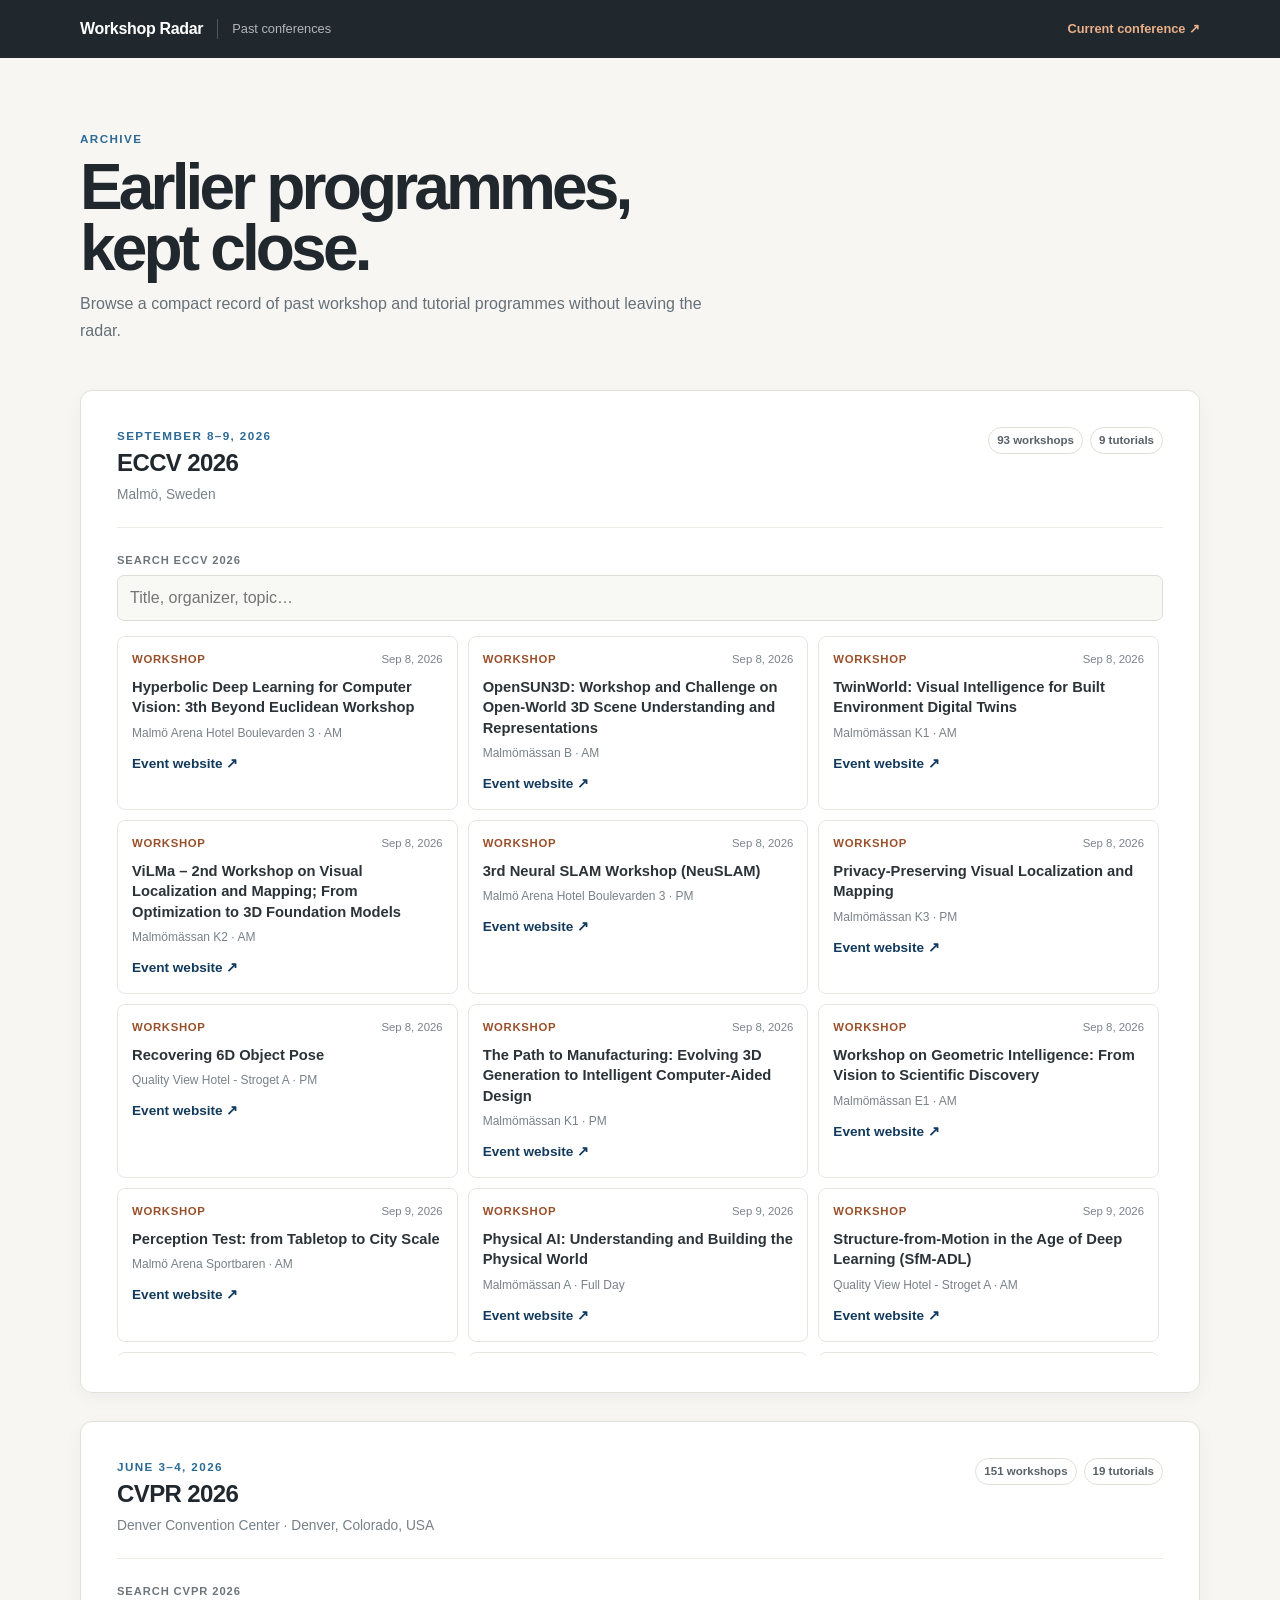
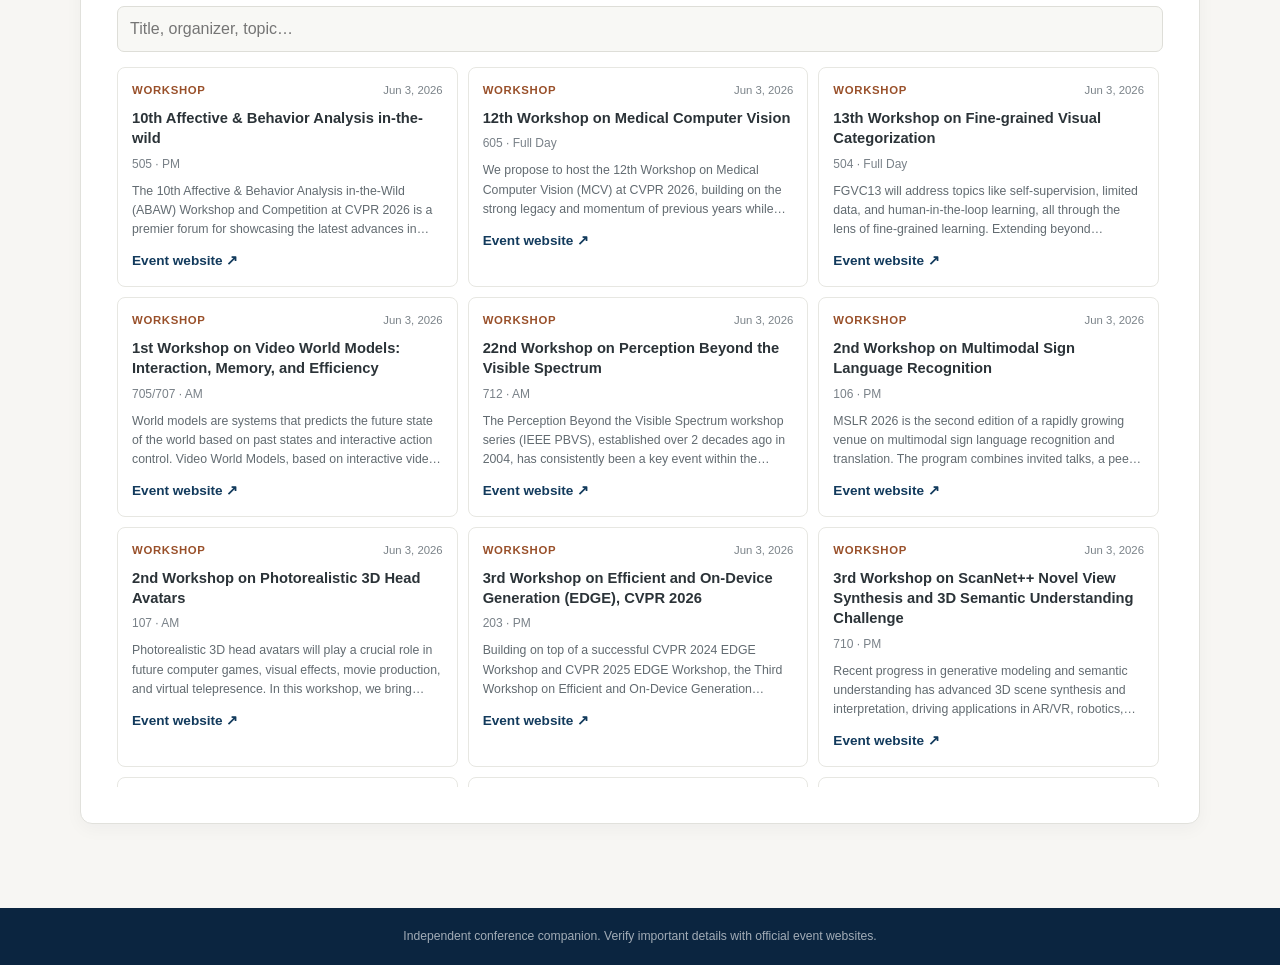
<file: archive.html>
<!doctype html>
<html lang="en">
<head>
  <meta charset="utf-8">
  <meta name="viewport" content="width=device-width, initial-scale=1">
  <title>Archive — Workshop Radar</title>
  <link rel="icon" type="image/png" href="assets/images/logo.png">
  <link rel="stylesheet" href="assets/css/styles.css">
</head>
<body class="archive-page">
  <header class="archive-header">
    <div class="archive-header-inner">
      <a class="archive-brand" href="index.html">Workshop Radar</a>
      <span class="archive-label">Past conferences</span>
      <a class="archive-back" href="index.html">Current conference ↗</a>
    </div>
  </header>
  <main class="archive-main">
    <section class="archive-intro">
      <p class="archive-eyebrow">Archive</p>
      <h1>Earlier programmes, kept close.</h1>
      <p>Browse a compact record of past workshop and tutorial programmes without leaving the radar.</p>
    </section>
    <section id="archive-conferences" class="archive-conferences" aria-live="polite">
      <p class="archive-loading">Loading archived conferences…</p>
    </section>
  </main>
  <footer class="site-footer"><p>Independent conference companion. Verify important details with official event websites.</p></footer>
  <script src="assets/js/archive.js" defer></script>
</body>
</html>
</file>
<file: assets/css/styles.css>
:root {
  --primary:       #1a237e;
  --primary-light: #3949ab;
  --primary-dark:  #0d1257;
  --accent:        #0277bd;
  --accent-light:  #29b6f6;
  --success:       #2e7d32;
  --danger:        #c62828;
  --bg:            #f0f4f8;
  --bg-card:       #ffffff;
  --text:          #1a1a2e;
  --text-muted:    #5a6472;
  --text-light:    #8892a4;
  --border:        #dde3ea;
  --border-light:  #edf0f4;
  --shadow-sm:     0 1px 3px rgba(0,0,0,.08), 0 1px 2px rgba(0,0,0,.04);
  --shadow-md:     0 4px 14px rgba(0,0,0,.10), 0 2px 4px rgba(0,0,0,.06);
  --shadow-lg:     0 8px 28px rgba(0,0,0,.14);
  --radius:        10px;
  --radius-sm:     6px;
  --tr:            0.17s ease;
}

/* Conference identity: ECCV uses weathered copper rather than an alert-orange. */
body[data-conference-theme="eccv"] {
  --primary: #9c4e24;
  --primary-light: #bd6533;
  --primary-dark: #6f321c;
  --accent: #bd6533;
  --accent-light: #e9b089;
  --bg: #f7f4f0;
  --border: #e4d6ca;
}
body[data-conference-theme="eccv"] .upcoming-panel {
  border-color: #ead8cb;
  background: linear-gradient(135deg, #fffdfa 0%, #f8eee8 100%);
  box-shadow: 0 20px 55px rgba(111, 50, 28, .11);
}

/* Conference identity: NeurIPS wears a calm Sydney-harbour blue. */
body[data-conference-theme="neurips"] {
  --primary: #123a5c;
  --primary-light: #2d6a96;
  --primary-dark: #0b2540;
  --accent: #2d6a96;
  --accent-light: #8fb8d4;
  --bg: #eff4f8;
  --border: #d3e0e9;
}
body[data-conference-theme="neurips"] .upcoming-panel {
  border-color: #cdddec;
  background: linear-gradient(135deg, #fbfdfe 0%, #e7f0f7 100%);
  box-shadow: 0 20px 55px rgba(11, 37, 64, .10);
}

.upcoming-panel {
  max-width: 760px;
  margin: clamp(44px, 12vh, 132px) auto;
  padding: clamp(30px, 7vw, 72px);
  border: 1px solid var(--border);
  border-radius: 18px;
  background: linear-gradient(135deg, var(--bg-card) 0%, var(--bg) 100%);
  box-shadow: 0 20px 55px rgba(0, 0, 0, .08);
  text-align: center;
}
.upcoming-kicker, .archive-eyebrow {
  color: var(--primary-light);
  font-size: .73rem;
  font-weight: 800;
  letter-spacing: .12em;
  text-transform: uppercase;
}
.upcoming-panel h2 { margin: 14px 0 12px; color: var(--primary-dark); font-size: clamp(2.1rem, 6vw, 4.2rem); line-height: .95; letter-spacing: -.055em; }
.upcoming-panel > p:not(.upcoming-kicker) { max-width: 490px; margin: 0 auto; color: var(--text-muted); font-size: 1rem; line-height: 1.65; }
.upcoming-signal { height: 34px; display: flex; gap: 8px; justify-content: center; align-items: end; }
.upcoming-signal span { display: block; width: 7px; border-radius: 8px; background: var(--primary-light); animation: radar-signal 1.8s ease-in-out infinite; }
.upcoming-signal span:nth-child(1) { height: 12px; animation-delay: -.35s; }.upcoming-signal span:nth-child(2) { height: 28px; animation-delay: -.15s; }.upcoming-signal span:nth-child(3) { height: 18px; }
@keyframes radar-signal { 50% { transform: translateY(-4px); opacity: .55; } }
.archive-link, .archive-event a { color: var(--primary); font-weight: 700; font-size: .85rem; text-decoration: none; }
.archive-link:hover, .archive-event a:hover { text-decoration: underline; }

/* Past-programme view: dense enough to be useful, intentionally quieter than the live radar. */
.archive-page { background: #f7f6f3; }
.archive-header { position: static; background: #20272d; box-shadow: none; }
.archive-header-inner { width: min(1120px, calc(100% - 40px)); margin: 0 auto; min-height: 58px; display: flex; align-items: center; gap: 14px; color: rgba(255,255,255,.66); font-size: .8rem; }
.archive-brand { color: #fff; font-weight: 800; text-decoration: none; letter-spacing: -.02em; font-size: 1rem; }
.archive-label { padding-left: 14px; border-left: 1px solid rgba(255,255,255,.22); }
.archive-back { margin-left: auto; color: #e9b089; font-weight: 700; text-decoration: none; }
.archive-main { width: min(1120px, calc(100% - 40px)); margin: 0 auto; padding: 72px 0 84px; }
.archive-intro { max-width: 650px; margin-bottom: 46px; }
.archive-intro h1 { margin: 9px 0 12px; color: #20272d; font-size: clamp(2.2rem, 5vw, 4.3rem); line-height: .96; letter-spacing: -.06em; }
.archive-intro > p:not(.archive-eyebrow) { color: #667078; line-height: 1.65; }
.archive-conferences { display: grid; gap: 28px; }
.archive-conference { background: #fff; border: 1px solid #e1e1dc; border-radius: 12px; padding: clamp(21px, 4vw, 36px); box-shadow: 0 5px 18px rgba(27, 35, 40, .04); }
.archive-conference-head { display: flex; justify-content: space-between; gap: 22px; align-items: start; padding-bottom: 22px; border-bottom: 1px solid #ecece7; }
.archive-conference h2 { color: #20272d; font-size: 1.5rem; letter-spacing: -.025em; }.archive-conference-head p:not(.archive-eyebrow) { margin-top: 4px; color: #778087; font-size: .86rem; }
.archive-counts { display: flex; flex-wrap: wrap; justify-content: end; gap: 7px; }.archive-counts span { border: 1px solid #dfdfd8; border-radius: 99px; color: #596269; padding: 4px 8px; font-size: .72rem; font-weight: 700; white-space: nowrap; }
.archive-search { display: block; margin: 24px 0 15px; }.archive-search span { display: block; margin-bottom: 6px; color: #6d757b; font-size: .7rem; font-weight: 800; letter-spacing: .08em; text-transform: uppercase; }.archive-search input { width: 100%; border: 1px solid #deded8; border-radius: 7px; background: #f8f8f5; color: #20272d; padding: 10px 12px; font: inherit; outline: none; }.archive-search input:focus { border-color: #bd6533; background: #fff; }
.archive-results { display: grid; grid-template-columns: repeat(auto-fit, minmax(270px, 1fr)); gap: 10px; max-height: 720px; overflow: auto; padding-right: 4px; }.archive-event { border: 1px solid #e7e7e2; border-radius: 8px; padding: 14px; }.archive-event-top { display: flex; justify-content: space-between; gap: 8px; color: #7b8389; font-size: .71rem; }.archive-type { color: #99502a; font-weight: 800; text-transform: uppercase; letter-spacing: .06em; }.archive-event h3 { margin: 9px 0 6px; color: #2b3338; font-size: .92rem; line-height: 1.38; }.archive-event-meta { color: #798188; font-size: .75rem; }.archive-event-summary { display: -webkit-box; overflow: hidden; margin-top: 9px; color: #626b71; font-size: .77rem; line-height: 1.55; -webkit-box-orient: vertical; -webkit-line-clamp: 3; }.archive-event-links { min-height: 18px; margin-top: 9px; }.archive-empty, .archive-loading { color: #6c757b; font-size: .9rem; }
@media (prefers-reduced-motion: reduce) { .upcoming-signal span { animation: none; } }
@media (max-width: 620px) { .archive-header-inner, .archive-main { width: min(100% - 28px, 1120px); }.archive-main { padding-top: 42px; }.archive-label { display: none; }.archive-conference-head { flex-direction: column; }.archive-counts { justify-content: start; }.upcoming-panel { margin: 28px auto; } }
*, *::before, *::after { box-sizing: border-box; margin: 0; padding: 0; }
html { -webkit-text-size-adjust: 100%; text-size-adjust: 100%; color-scheme: light; overflow-anchor: none; }

body {
  font-family: -apple-system, BlinkMacSystemFont, 'Segoe UI', Roboto, sans-serif;
  background: var(--bg);
  color: var(--text);
  min-height: 100vh;
  line-height: 1.5;
  display: flex;
  flex-direction: column;
}

/* ── Header ─────────────────────────────────────────── */
header {
  background: linear-gradient(135deg, var(--primary-dark) 0%, var(--primary-light) 100%);
  color: #fff;
  position: sticky;
  top: 0;
  z-index: 100;
  box-shadow: 0 2px 10px rgba(0,0,0,.30);
  overflow-anchor: none;
}
.header-top {
  display: flex;
  align-items: center;
  justify-content: space-between;
  padding: 14px 28px 10px;
  gap: 16px;
  flex-wrap: wrap;
  overflow: hidden;
  max-height: 120px;
  transition: max-height 0.28s ease, padding-top 0.28s ease, padding-bottom 0.28s ease, opacity 0.2s ease;
}
header.compact .header-top {
  max-height: 0;
  padding-top: 0;
  padding-bottom: 0;
  opacity: 0;
}
.header-brand h1 { font-size: 1.2rem; font-weight: 700; letter-spacing: -.01em; }
.header-brand p  { font-size: .76rem; opacity: .78; margin-top: 2px; }
.header-meta { display: flex; gap: 8px; flex-wrap: wrap; }
.meta-pill {
  background: rgba(255,255,255,.14);
  border: 1px solid rgba(255,255,255,.22);
  border-radius: 20px;
  padding: 3px 12px;
  font-size: .73rem;
  font-weight: 500;
}

/* ── Tab Nav ─────────────────────────────────────────── */
.tab-nav {
  display: flex;
  padding: 0 20px;
  border-top: 1px solid rgba(255,255,255,.14);
}
.tab-btn {
  background: none;
  border: none;
  color: rgba(255,255,255,.60);
  cursor: pointer;
  padding: 9px 22px;
  font-size: .88rem;
  font-weight: 600;
  border-bottom: 3px solid transparent;
  transition: all var(--tr);
  display: flex;
  align-items: center;
  gap: 7px;
  position: relative;
  bottom: -1px;
  font-family: inherit;
}
.tab-btn[hidden] { display: none !important; }
.tab-btn:hover { color: rgba(255,255,255,.90); }
.tab-btn.active { color: #fff; border-bottom-color: #fff; }
.tab-badge {
  background: rgba(255,255,255,.25);
  font-size: .68rem;
  font-weight: 700;
  padding: 1px 7px;
  border-radius: 12px;
  min-width: 20px;
  text-align: center;
  transition: background var(--tr);
}
.tab-btn.active .tab-badge { background: var(--accent-light); color: var(--primary-dark); }
.live-tab-dot, .live-status-dot {
  width: 7px;
  height: 7px;
  flex: 0 0 7px;
  border-radius: 50%;
  background: #ff4d4d;
  box-shadow: 0 0 0 0 rgba(255,77,77,.64);
  animation: live-pulse 1.45s ease-out infinite;
}
.live-status-dot { display: inline-block; margin: 0 6px 1px 0; vertical-align: middle; }
@keyframes live-pulse {
  70% { box-shadow: 0 0 0 6px rgba(255,77,77,0); }
  100% { box-shadow: 0 0 0 0 rgba(255,77,77,0); }
}

/* The header needs a two-row layout before phone width; otherwise its metadata gets clipped. */
@media (max-width: 1100px) {
  .header-top {
    align-items: flex-start;
    flex-direction: column;
    max-height: 260px;
  }
  .header-meta { width: 100%; }
}
@media (max-width: 700px) {
  .header-top { padding: 12px 16px 10px; }
  .tab-nav { padding: 0 8px; overflow-x: auto; scrollbar-width: none; }
  .tab-nav::-webkit-scrollbar { display: none; }
  .tab-btn { flex-shrink: 0; padding: 9px 13px; }
}

/* ── Main Layout ────────────────────────────────────── */
main { max-width: 1440px; width: 100%; margin: 0 auto; padding: 24px 22px 60px; flex: 1; }
.tab-panel { display: none; }
.tab-panel.active { display: block; }

/* ── Filter Bar ─────────────────────────────────────── */
.filter-bar {
  background: var(--bg-card);
  border-radius: var(--radius);
  padding: 16px 20px;
  box-shadow: var(--shadow-sm);
  border: 1px solid var(--border);
  margin-bottom: 18px;
}
.filter-row {
  display: flex;
  flex-wrap: wrap;
  gap: 12px;
  align-items: flex-end;
}
.filter-group { display: flex; flex-direction: column; gap: 4px; flex: 1; min-width: 130px; }
.filter-group[hidden] { display: none !important; }
.filter-group.search { flex: 2; min-width: 200px; }
.filter-group label {
  font-size: .70rem;
  font-weight: 700;
  text-transform: uppercase;
  letter-spacing: .06em;
  color: var(--text-light);
}
.filter-group input,
.filter-group select {
  border: 1.5px solid var(--border);
  border-radius: var(--radius-sm);
  padding: 7px 10px;
  font-size: .86rem;
  font-family: inherit;
  background: var(--bg);
  color: var(--text);
  outline: none;
  transition: border-color var(--tr), background var(--tr);
  width: 100%;
}
.filter-group input:focus,
.filter-group select:focus { border-color: var(--primary-light); background: #fff; }

/* ── Buttons ─────────────────────────────────────────── */
.btn {
  cursor: pointer;
  border: none;
  border-radius: var(--radius-sm);
  padding: 7px 15px;
  font-size: .82rem;
  font-weight: 600;
  font-family: inherit;
  transition: all var(--tr);
  display: inline-flex;
  align-items: center;
  gap: 5px;
  white-space: nowrap;
}
.btn-ghost   { background: var(--bg); color: var(--text-muted); border: 1.5px solid var(--border); }
.btn-ghost:hover   { background: var(--border-light); color: var(--text); }
.btn-primary { background: var(--primary-light); color: #fff; }
.btn-primary:hover { background: var(--primary); }
.btn-saved   { background: #e3f2fd; color: var(--accent); border: 1.5px solid #bbdefb; }
.btn-saved:hover { background: #ffebee; color: var(--danger); border-color: #ffcdd2; }
.btn-danger  { background: #ffebee; color: var(--danger); border: 1.5px solid #ffcdd2; }
.btn-danger:hover { background: #ffcdd2; }

/* ── Results Info ────────────────────────────────────── */
.results-info {
  display: flex;
  align-items: center;
  justify-content: space-between;
  margin-bottom: 14px;
}
.results-count { font-size: .86rem; color: var(--text-muted); font-weight: 500; }
.results-count strong { color: var(--text); }

/* ── Events Grid ─────────────────────────────────────── */
.events-grid {
  display: grid;
  grid-template-columns: repeat(auto-fill, minmax(355px, 1fr));
  gap: 14px;
}

/* ── Event Card ──────────────────────────────────────── */
.event-card {
  background: var(--bg-card);
  border: 1.5px solid var(--border);
  border-radius: var(--radius);
  padding: 15px 17px;
  box-shadow: var(--shadow-sm);
  display: flex;
  flex-direction: column;
  gap: 9px;
  transition: box-shadow var(--tr), border-color var(--tr), transform var(--tr);
}
.event-card:hover { box-shadow: var(--shadow-md); border-color: #b0bec5; transform: translateY(-1px); }
.event-card.saved { border-color: var(--accent); background: linear-gradient(160deg, #fff 60%, #e8f4fc 100%); }

.card-header { display: flex; align-items: flex-start; justify-content: space-between; gap: 8px; }
.card-header-left { flex: 1; min-width: 0; }

.badges-row { display: flex; flex-wrap: wrap; gap: 5px; margin-bottom: 6px; }
.badge {
  font-size: .66rem;
  font-weight: 700;
  padding: 2px 8px;
  border-radius: 10px;
  text-transform: uppercase;
  letter-spacing: .04em;
  white-space: nowrap;
}
.badge-workshop { background: #e3f2fd; color: #0d47a1; }
.badge-tutorial { background: #f3e5f5; color: #6a1b9a; }
.badge-am  { background: #e8f5e9; color: #1b5e20; }
.badge-pm  { background: #fff8e1; color: #e65100; }
.badge-fd  { background: #fce4ec; color: #880e4f; }

.save-icon-btn {
  background: none;
  border: none;
  cursor: pointer;
  font-size: 1.15rem;
  padding: 2px 3px;
  border-radius: 5px;
  line-height: 1;
  transition: transform var(--tr), color var(--tr);
  flex-shrink: 0;
  color: var(--text-light);
}
.save-icon-btn:hover { transform: scale(1.2); color: var(--accent); }
.save-icon-btn.saved { color: var(--accent); }

.card-title {
  font-size: .94rem;
  font-weight: 700;
  color: var(--text);
  line-height: 1.35;
  /* A flex item can otherwise retain its intrinsic one-line width on mobile. */
  min-width: 0;
  white-space: normal;
  overflow-wrap: break-word;
}
.card-meta {
  display: flex;
  flex-wrap: wrap;
  gap: 10px;
  align-items: center;
}
.meta-item {
  display: flex;
  align-items: center;
  gap: 4px;
  font-size: .79rem;
  color: var(--text-muted);
}
.track-tag {
  display: inline-block;
  font-size: .68rem;
  background: var(--bg);
  border: 1px solid var(--border);
  border-radius: 4px;
  padding: 2px 8px;
  color: var(--text-muted);
  max-width: 100%;
  white-space: nowrap;
  overflow: hidden;
  text-overflow: ellipsis;
}
.organizers {
  font-size: .77rem;
  color: var(--text-light);
  font-style: italic;
  line-height: 1.4;
}
.card-summary {
  font-size: .81rem;
  color: var(--text-muted);
  line-height: 1.55;
}
.card-footer {
  display: flex;
  align-items: center;
  justify-content: space-between;
  gap: 8px;
  margin-top: auto;
  padding-top: 10px;
  border-top: 1px solid var(--border-light);
}
.card-link {
  font-size: .78rem;
  color: var(--accent);
  text-decoration: none;
  font-weight: 600;
  display: inline-flex;
  align-items: center;
  gap: 4px;
}
.card-link:hover { text-decoration: underline; }

/* ── Empty / Loading States ──────────────────────────── */
.empty-state {
  text-align: center;
  padding: 56px 24px;
  color: var(--text-light);
}
.empty-state .empty-icon { font-size: 2.8rem; margin-bottom: 14px; }
.empty-state h3 { font-size: 1.05rem; color: var(--text-muted); margin-bottom: 6px; }
.empty-state p  { font-size: .85rem; line-height: 1.6; }
.empty-state code {
  background: #eee;
  padding: 2px 7px;
  border-radius: 4px;
  font-size: .82rem;
  font-family: 'SF Mono', 'Fira Code', monospace;
}
.spinner {
  width: 34px; height: 34px;
  border: 3px solid var(--border);
  border-top-color: var(--primary-light);
  border-radius: 50%;
  animation: spin .75s linear infinite;
  margin: 0 auto 14px;
}
@keyframes spin { to { transform: rotate(360deg); } }

/* ── Schedule Tab ────────────────────────────────────── */
.schedule-header {
  display: flex;
  align-items: center;
  justify-content: space-between;
  margin-bottom: 20px;
  gap: 12px;
  flex-wrap: wrap;
}
.schedule-header h2 { font-size: 1.05rem; font-weight: 700; color: var(--text); }
.schedule-controls { display: flex; gap: 10px; align-items: center; flex-wrap: wrap; }

.view-toggle {
  display: flex;
  background: var(--bg-card);
  border: 1.5px solid var(--border);
  border-radius: var(--radius-sm);
  overflow: hidden;
}
.view-btn {
  background: none;
  border: none;
  cursor: pointer;
  padding: 6px 16px;
  font-size: .83rem;
  font-weight: 600;
  font-family: inherit;
  color: var(--text-muted);
  transition: all var(--tr);
}
.view-btn.active { background: var(--primary-light); color: #fff; }

/* ── List View ───────────────────────────────────────── */
.schedule-day { margin-bottom: 30px; }
.day-header { display: flex; align-items: center; gap: 10px; margin-bottom: 12px; }
.day-label { font-size: .98rem; font-weight: 700; color: var(--primary); }
.day-count {
  font-size: .75rem;
  color: var(--text-light);
  background: var(--bg);
  border: 1px solid var(--border);
  border-radius: 12px;
  padding: 2px 9px;
}
.list-grid {
  display: grid;
  grid-template-columns: repeat(auto-fill, minmax(355px, 1fr));
  gap: 12px;
}

/* ── Calendar View ───────────────────────────────────── */
.calendar-wrap { overflow-x: auto; }
.calendar-grid {
  display: grid;
  grid-template-columns: 110px 1fr 1fr;
  min-width: 640px;
  border: 1.5px solid var(--border);
  border-radius: var(--radius);
  overflow: hidden;
  gap: 1px;
  background: var(--border);
}

/* Header row */
.cal-head {
  background: var(--primary);
  color: #fff;
  padding: 12px 14px;
  font-size: .84rem;
  font-weight: 700;
  text-align: center;
}
.cal-head.corner { background: var(--primary-dark); font-size: .75rem; }

/* Time-slot label */
.cal-time {
  background: var(--primary-dark);
  color: rgba(255,255,255,.92);
  padding: 10px 8px;
  display: flex;
  flex-direction: column;
  align-items: center;
  justify-content: center;
  gap: 3px;
  text-align: center;
}
.cal-time .slot-name { font-size: .75rem; font-weight: 700; text-transform: uppercase; letter-spacing: .05em; }
.cal-time .slot-time { font-size: .66rem; opacity: .70; }

/* Calendar cells */
.cal-cell {
  background: var(--bg-card);
  padding: 10px;
  display: flex;
  flex-direction: column;
  gap: 7px;
  min-height: 80px;
}
.cal-cell.am { background: #f8fffc; }
.cal-cell.pm { background: #fffcf5; }
/* FD cell: row layout so full-day cards sit as tall columns side by side */
.cal-cell.fd { background: #fdf8ff; flex-direction: row; flex-wrap: wrap; align-items: stretch; gap: 8px; }

.cal-empty { display: flex; align-items: center; justify-content: center; color: var(--border); font-size: 1.2rem; flex: 1; }

.conflict-bar {
  font-size: .68rem;
  color: #e65100;
  font-weight: 700;
  background: #fff3e0;
  border: 1px solid #ffcc80;
  border-radius: 4px;
  padding: 3px 8px;
}

/* Calendar event cards */
/* HD (half-day) card: full-width horizontal strip inside column-flex AM/PM cell */
.cal-ev {
  background: #fff;
  border: 1px solid var(--border);
  border-left: 3px solid var(--accent);
  border-radius: 6px;
  padding: 8px 10px 7px;
  position: relative;
  transition: box-shadow var(--tr), transform var(--tr);
}
.cal-ev:hover { box-shadow: var(--shadow-sm); transform: translateY(-1px); }
.cal-ev.tutorial-ev { border-left-color: #9c27b0; }
/* FD card: tall narrow column inside row-flex fd cell — grows to share width equally */
.cal-ev.fd-ev { flex: 1 1 140px; min-width: 0; border-left-color: #7b1fa2; display: flex; flex-direction: column; }
.cal-ev.fd-ev .cal-ev-title { flex: 1; }
.fd-badge { background: #7b1fa2; color: #fff; font-size: .60rem; font-weight: 700; padding: 1px 6px; border-radius: 4px; letter-spacing: .03em; }

.cal-ev-title {
  font-size: .76rem;
  font-weight: 700;
  color: var(--text);
  line-height: 1.35;
  margin-bottom: 5px;
  padding-right: 18px;
}
.cal-ev-meta { display: flex; gap: 5px; flex-wrap: wrap; align-items: center; }
.room-pill {
  background: var(--primary);
  color: #fff;
  font-size: .62rem;
  font-weight: 700;
  padding: 1px 6px;
  border-radius: 4px;
}
/* ── Room pill button ─────────────────────────────── */
.room-pill-btn {
  background: none; border: none; cursor: pointer;
  font-size: inherit; color: inherit;
  padding: 0; font-family: inherit;
  display: inline-flex; align-items: center; gap: 4px;
  transition: color var(--tr); vertical-align: middle;
}
.room-pill-btn:not(.no-map):hover { color: var(--accent); text-decoration: underline; }
.room-pill-btn.no-map { cursor: default; }
/* Calendar room pill used as a button */
.room-pill.room-pill-btn { cursor: pointer; }
.room-pill.room-pill-btn.no-map { cursor: default; }
.room-pill.room-pill-btn:not(.no-map):hover { opacity: .82; text-decoration: none; }
/* ── Floor Map Modal ──────────────────────────────── */
#map-modal {
  position: fixed; inset: 0; z-index: 400;
  background: rgba(0,0,0,.55); backdrop-filter: blur(4px);
  display: flex; align-items: center; justify-content: center;
  padding: 16px;
}
#map-modal-container {
  background: var(--bg-card); border-radius: var(--radius);
  box-shadow: var(--shadow-lg);
  max-width: min(92vw, 820px); max-height: 90vh;
  display: flex; flex-direction: column; overflow: hidden;
}
#map-modal-header {
  display: flex; align-items: center; justify-content: space-between;
  padding: 12px 16px; border-bottom: 1px solid var(--border);
  gap: 12px; flex-shrink: 0;
}
.map-modal-label-text { font-weight: 700; font-size: 1rem; color: var(--text); }
#map-modal-close {
  background: none; border: none; cursor: pointer;
  font-size: 1.2rem; color: var(--text-muted);
  padding: 4px 8px; border-radius: 4px; line-height: 1;
  transition: color var(--tr), background var(--tr);
}
#map-modal-close:hover { color: var(--danger); background: rgba(198,40,40,.08); }
#map-modal-body { overflow: auto; flex: 1; min-height: 0; }
#map-modal-image-wrap { position: relative; display: inline-block; min-width: 100%; }
#map-modal-img { display: block; width: 100%; height: auto; }
#map-modal-canvas { position: absolute; top: 0; left: 0; pointer-events: none; }
.cal-ev-track {
  font-size: .62rem;
  color: var(--text-light);
  background: var(--bg);
  border: 1px solid var(--border);
  border-radius: 3px;
  padding: 1px 5px;
  max-width: 140px;
  white-space: nowrap;
  overflow: hidden;
  text-overflow: ellipsis;
}

.unsave-cal-btn {
  position: absolute;
  top: 5px;
  right: 5px;
  background: none;
  border: none;
  cursor: pointer;
  font-size: .78rem;
  color: #ccc;
  padding: 0;
  line-height: 1;
  opacity: 0;
  transition: opacity var(--tr), color var(--tr);
}
.cal-ev:hover .unsave-cal-btn { opacity: 1; color: var(--danger); }
.cal-item:hover .unsave-cal-btn { opacity: 1; color: var(--danger); }

/* Day navigator */
.cal-day-nav { display: flex; gap: 8px; margin-bottom: 12px; }
.cal-day-btn {
  flex: 1;
  padding: 9px 16px;
  border: 2px solid var(--border);
  border-radius: var(--radius);
  background: var(--bg-card);
  cursor: pointer;
  font-size: .84rem;
  font-weight: 600;
  color: var(--text-light);
  transition: all var(--tr);
}
.cal-day-btn:hover { border-color: var(--primary-light); color: var(--primary-light); }
.cal-day-btn.active { border-color: var(--primary-light); background: var(--primary-light); color: #fff; }

/* ── Calendar Agenda Refresh ───────────────────────── */
.cal-overview {
  display: flex;
  flex-wrap: wrap;
  gap: 8px;
  margin-bottom: 12px;
}
.cal-overview-pill {
  background: var(--bg-card);
  border: 1px solid var(--border);
  border-radius: 999px;
  padding: 5px 11px;
  font-size: .76rem;
  color: var(--text-muted);
}
.cal-overview-pill strong { color: var(--text); font-weight: 700; }
.cal-overview-pill.warn {
  border-color: #ffcc80;
  background: #fff8eb;
  color: #b45309;
}

.cal-lanes-grid {
  display: grid;
  grid-template-columns: repeat(3, minmax(0, 1fr));
  gap: 12px;
}
.cal-lane {
  background: var(--bg-card);
  border: 1.5px solid var(--border);
  border-radius: var(--radius);
  padding: 10px;
  min-height: 260px;
  display: flex;
  flex-direction: column;
  gap: 10px;
}
.cal-lane-head {
  display: flex;
  align-items: flex-start;
  justify-content: space-between;
  gap: 8px;
  border-bottom: 1px solid var(--border-light);
  padding-bottom: 8px;
  margin-bottom: 2px;
}
.cal-lane-head h3 {
  font-size: .86rem;
  color: var(--primary);
  font-weight: 700;
}
.cal-lane-head p {
  font-size: .69rem;
  color: var(--text-light);
  margin-top: 1px;
}
.cal-lane-count {
  min-width: 24px;
  text-align: center;
  font-size: .72rem;
  font-weight: 700;
  color: var(--text-muted);
  background: var(--bg);
  border: 1px solid var(--border);
  border-radius: 999px;
  padding: 2px 8px;
}
.cal-lane-count.warn {
  background: #fff3e0;
  border-color: #ffcc80;
  color: #b45309;
}
.cal-lane-list {
  display: flex;
  flex-direction: column;
  gap: 8px;
}
.cal-lane-empty {
  border: 1px dashed var(--border);
  border-radius: 8px;
  padding: 14px 10px;
  text-align: center;
  color: var(--text-light);
  font-size: .76rem;
  margin-top: 2px;
}

.cal-item {
  background: var(--bg-card);
  border: 1px solid var(--border);
  border-left: 3px solid var(--accent);
  border-radius: 8px;
  padding: 8px 10px;
  position: relative;
  cursor: pointer;
  transition: box-shadow var(--tr), transform var(--tr), border-color var(--tr);
}
.cal-item:hover {
  box-shadow: var(--shadow-sm);
  transform: translateY(-1px);
}
.cal-item.tutorial-item { border-left-color: #9c27b0; }
.cal-item-top {
  display: flex;
  align-items: center;
  gap: 6px;
  margin-bottom: 6px;
}
.cal-item-index {
  min-width: 18px;
  height: 18px;
  border-radius: 50%;
  border: 1px solid var(--border);
  display: inline-flex;
  align-items: center;
  justify-content: center;
  font-size: .64rem;
  font-weight: 700;
  color: var(--text-light);
  background: var(--bg);
}
.cal-item-slot {
  font-size: .62rem;
  color: var(--text-light);
  text-transform: uppercase;
  letter-spacing: .05em;
  font-weight: 700;
}
.cal-item-title {
  font-size: .77rem;
  color: var(--text);
  font-weight: 700;
  line-height: 1.36;
  margin-bottom: 7px;
  padding-right: 20px;
}
.cal-item-meta {
  display: flex;
  align-items: center;
  flex-wrap: wrap;
  gap: 5px;
}
.cal-item-track {
  font-size: .62rem;
  color: var(--text-light);
  background: var(--bg);
  border: 1px solid var(--border);
  border-radius: 3px;
  padding: 1px 5px;
  max-width: 150px;
  white-space: nowrap;
  overflow: hidden;
  text-overflow: ellipsis;
}
.cal-details-btn {
  margin-left: auto;
  font-size: .68rem;
  padding: 3px 8px;
}

/* ── Toast ───────────────────────────────────────────── */
#toast-box {
  position: fixed;
  bottom: 22px;
  right: 22px;
  z-index: 9999;
  display: flex;
  flex-direction: column;
  gap: 6px;
  pointer-events: none;
}
.toast {
  background: #2a2a3a;
  color: #fff;
  padding: 9px 18px;
  border-radius: var(--radius-sm);
  font-size: .84rem;
  font-weight: 500;
  box-shadow: var(--shadow-lg);
  animation: tIn .22s ease, tOut .3s ease 2.4s forwards;
}
.toast.t-saved   { background: var(--success); }
.toast.t-removed { background: #546e7a; }
@keyframes tIn  { from { opacity:0; transform: translateY(10px); } to { opacity:1; transform: none; } }
@keyframes tOut { to   { opacity:0; transform: translateY(10px); } }

/* ── Modal ───────────────────────────────────────────── */
.modal-backdrop {
  position: fixed;
  inset: 0;
  background: rgba(0,0,0,.55);
  z-index: 200;
  display: flex;
  align-items: center;
  justify-content: center;
  padding: 16px;
  animation: backdropIn .20s ease;
}
@keyframes backdropIn  { from { opacity:0; }              to { opacity:1; } }
@keyframes backdropOut { to   { opacity:0; } }
@keyframes modalIn  { from { opacity:0; transform: translateY(28px) scale(.97); } to { opacity:1; transform: none; } }
@keyframes modalOut { to   { opacity:0; transform: translateY(16px) scale(.98); } }

.modal-backdrop.closing  { animation: backdropOut .20s ease forwards; }

.modal-container {
  background: var(--bg-card);
  border-radius: var(--radius);
  max-width: 760px;
  width: 100%;
  max-height: 88vh;
  overflow-y: auto;
  box-shadow: var(--shadow-lg);
  position: relative;
  display: flex;
  flex-direction: column;
  animation: modalIn .22s cubic-bezier(.22,.61,.36,1);
}
.modal-container.closing { animation: modalOut .18s ease forwards; }

.modal-header {
  position: sticky;
  top: 0;
  background: linear-gradient(135deg, var(--primary-dark) 0%, var(--primary-light) 100%);
  color: #fff;
  padding: 16px 20px;
  display: flex;
  align-items: flex-start;
  gap: 12px;
  z-index: 1;
  border-radius: var(--radius) var(--radius) 0 0;
  flex-shrink: 0;
}
.modal-header-text  { flex: 1; min-width: 0; }
.modal-title        { font-size: 1.05rem; font-weight: 700; line-height: 1.35; word-break: break-word; }
.modal-subtitle     { font-size: .76rem; opacity: .78; margin-top: 3px; }
.modal-close {
  background: rgba(255,255,255,.18);
  border: 1px solid rgba(255,255,255,.28);
  border-radius: 50%;
  width: 30px; height: 30px;
  cursor: pointer;
  font-size: 1rem;
  color: #fff;
  display: flex; align-items: center; justify-content: center;
  flex-shrink: 0;
  transition: background var(--tr);
  font-family: inherit;
  line-height: 1;
}
.modal-close:hover { background: rgba(255,255,255,.32); }

.modal-body {
  padding: 20px;
  display: flex;
  flex-direction: column;
  gap: 16px;
  overflow-y: auto;
}
.modal-meta-row   { display: flex; flex-wrap: wrap; gap: 8px; }
.modal-meta-item  {
  display: flex; align-items: center; gap: 5px;
  font-size: .83rem; background: var(--bg);
  border: 1px solid var(--border); border-radius: var(--radius-sm);
  padding: 5px 11px; color: var(--text-muted); font-weight: 500;
}
.modal-section-label {
  font-size: .68rem; font-weight: 700; text-transform: uppercase;
  letter-spacing: .08em; color: var(--text-light); margin-bottom: 6px;
}
.modal-section-text           { font-size: .88rem; color: var(--text-muted); line-height: 1.65; }
.modal-section-text.organizers-text { font-style: italic; }

.modal-program-wrap {
  background: var(--bg);
  border: 1.5px solid var(--border);
  border-left: 4px solid var(--accent);
  border-radius: var(--radius-sm);
  padding: 14px 16px;
}
.modal-program-text {
  font-size: .83rem; color: var(--text);
  word-break: break-word; line-height: 1.65;
}
.modal-program-text p  { margin: .4em 0; }
.modal-program-text strong { font-weight: 600; }
.modal-program-text em { font-style: italic; color: var(--text-muted); }
.modal-program-text table {
  width: 100%; border-collapse: collapse; margin: .5em 0;
}
.modal-program-text th, .modal-program-text td {
  border: 1px solid var(--border); padding: 5px 10px; text-align: left;
  vertical-align: top; overflow: hidden;
}
.modal-program-text th {
  background: var(--bg); font-weight: 600; color: var(--text-muted);
}
.modal-program-text tr:nth-child(even) td { background: var(--border-light); }
html.dark-mode .modal-program-text th { background: #1a1d2e; }
html.dark-mode .modal-program-text tr:nth-child(even) td { background: #1e2133; }
.modal-program-unavailable { font-size: .85rem; color: var(--text-light); font-style: italic; }
.modal-program-source {
  font-size: .70rem; color: var(--text-light); margin-top: 10px;
  display: flex; align-items: center; gap: 5px;
}
.modal-footer {
  padding: 14px 20px;
  border-top: 1px solid var(--border-light);
  display: flex; align-items: center; justify-content: space-between;
  gap: 10px; flex-wrap: wrap;
  background: var(--bg);
  border-radius: 0 0 var(--radius) var(--radius);
  flex-shrink: 0;
}

/* ── Swipe Mode ─────────────────────────────────────── */
#swipe-container {
  display: flex;
  flex-direction: column;
  align-items: center;
  padding: 8px 0 32px;
  gap: 18px;
}
.swipe-progress {
  font-size: .82rem;
  color: var(--text-muted);
  font-weight: 600;
  letter-spacing: .02em;
}
.swipe-deck {
  position: relative;
  width: min(420px, calc(100vw - 32px));
  height: 480px;
  touch-action: none;
  overflow: hidden;
  border-radius: 18px;
}
.swipe-card {
  position: absolute;
  inset: 0;
  background: var(--bg-card);
  border-radius: 18px;
  border: 1.5px solid var(--border);
  box-shadow: var(--shadow-md);
  padding: 22px 22px 16px;
  overflow: hidden;
  display: flex;
  flex-direction: column;
  gap: 10px;
  will-change: transform;
}
.swipe-card-back  { transform: scale(0.94) translateY(14px); z-index: 1; pointer-events: none; }
.swipe-card-front { z-index: 2; cursor: grab; user-select: none; -webkit-user-select: none; }
.swipe-card-front:active { cursor: grabbing; }
.swipe-card.saved-glow { border-color: var(--accent); background: linear-gradient(160deg,#fff 60%,#e8f4fc 100%); }
.swipe-saved-indicator {
  font-size: .72rem;
  font-weight: 700;
  color: var(--accent);
  background: rgba(2,119,189,.10);
  border: 1px solid rgba(2,119,189,.28);
  border-radius: var(--radius-sm);
  padding: 2px 9px;
  white-space: nowrap;
  flex-shrink: 0;
}
.swipe-color-overlay {
  position: absolute;
  inset: 0;
  border-radius: inherit;
  pointer-events: none;
  z-index: 10;
  background: transparent;
}
.swipe-card-title {
  font-size: 1.02rem;
  font-weight: 700;
  line-height: 1.35;
  color: var(--text);
  flex-shrink: 0;
  min-width: 0;
  white-space: normal;
  overflow-wrap: break-word;
}
.swipe-card-body  { flex: 1; overflow: hidden; font-size: .83rem; color: var(--text-muted); line-height: 1.55; }
.swipe-card-foot  { font-size: .76rem; color: var(--text-light); border-top: 1px solid var(--border-light); padding-top: 8px; flex-shrink: 0; }
.swipe-actions { display: flex; align-items: center; justify-content: center; gap: 18px; }
.swipe-btn {
  border: none;
  border-radius: 50%;
  cursor: pointer;
  display: flex;
  align-items: center;
  justify-content: center;
  transition: transform .14s, box-shadow .14s;
  box-shadow: var(--shadow-sm);
  flex-shrink: 0;
  font-family: inherit;
}
.swipe-btn:hover:not(:disabled)  { transform: scale(1.12); box-shadow: var(--shadow-md); }
.swipe-btn:active:not(:disabled) { transform: scale(.93); }
.swipe-btn:disabled { opacity: .3; cursor: default; }
.swipe-btn-undo { width: 42px; height: 42px; font-size: .9rem;  background: var(--bg-card); color: var(--text-muted); border: 1.5px solid var(--border); }
.swipe-btn-skip { width: 62px; height: 62px; font-size: 1.5rem; background: #fff0f0; color: #dc2626; border: 2px solid #fecaca; }
.swipe-btn-info { width: 48px; height: 48px; font-size: 1.05rem; background: #eff6ff; color: var(--accent); border: 2px solid #bfdbfe; }
.swipe-btn-save { width: 62px; height: 62px; font-size: 1.5rem; background: #f0fdf4; color: #16a34a; border: 2px solid #bbf7d0; }
.swipe-btn-save.saved { background: #dcfce7; color: #15803d; border-color: #86efac; }
.swipe-hint { font-size: .72rem; color: var(--text-light); text-align: center; padding: 0 12px; }
.swipe-done-card {
  position: absolute; inset: 0; border-radius: 18px;
  background: var(--bg-card); border: 1.5px solid var(--border);
  display: flex; flex-direction: column; align-items: center; justify-content: center;
  gap: 10px; color: var(--text-muted);
}
.swipe-done-card .done-icon { font-size: 3rem; }
.swipe-done-card h3 { font-size: 1.1rem; color: var(--text); font-weight: 700; }

/* ── Modal Nav Arrows ─────────────────────────────────── */
.modal-nav-btn {
  position: absolute;
  top: 50%;
  transform: translateY(-50%);
  background: rgba(255,255,255,.90);
  border: none;
  border-radius: 50%;
  width: 44px;
  height: 44px;
  font-size: 1.25rem;
  cursor: pointer;
  color: var(--primary);
  box-shadow: var(--shadow-md);
  display: flex;
  align-items: center;
  justify-content: center;
  transition: background var(--tr), transform var(--tr), opacity var(--tr);
  z-index: 201;
  line-height: 1;
}
.modal-nav-btn:hover:not(:disabled) { background: #fff; transform: translateY(-50%) scale(1.1); }
.modal-nav-btn:disabled { opacity: .22; cursor: default; pointer-events: none; }
#modal-prev { left: 14px; }
#modal-next { right: 14px; }
.modal-nav-counter {
  position: absolute;
  bottom: 14px;
  left: 50%;
  transform: translateX(-50%);
  font-size: .72rem;
  font-weight: 600;
  color: rgba(255,255,255,.65);
  pointer-events: none;
  white-space: nowrap;
}
@media (max-width: 860px) {
  #modal-prev { left: 4px; }
  #modal-next { right: 4px; }
}

/* ── Responsive ──────────────────────────────────────── */
@media (max-width: 600px) {
  .header-top { flex-direction: column; align-items: flex-start; }
  main { padding: 14px 12px 48px; }
  .events-grid, .list-grid { grid-template-columns: 1fr; }
  .filter-group { min-width: unset; }
  .cal-lanes-grid { grid-template-columns: 1fr; }

  /* Timeline: narrower label column, hide details button, label cell is tappable */
  :root { --tl-label-w: 110px; }
  .tl-event-name { font-size: .72rem; }
  .details-btn { display: none !important; }
  .tl-row[data-id] .tl-label-cell { cursor: pointer; }
  .tl-row[data-id]:active .tl-label-cell { background: var(--bg); }

  /* Collapsible filter bar: strip padding, show toggle button */
  .filter-bar { padding: 0; background: transparent; border: none; box-shadow: none; }
  .filter-toggle-btn { display: flex !important; border-radius: var(--radius); }
  .filter-row {
    display: none;
    grid-template-columns: repeat(2, minmax(0, 1fr));
    gap: 11px 12px;
    background: var(--bg-card);
    border: 1.5px solid var(--border);
    border-radius: 0 0 var(--radius) var(--radius);
    padding: 15px 14px 13px;
    margin-top: -4px;
    box-shadow: var(--shadow-sm);
  }
  .filter-row.open { display: grid; }
  .filter-row .filter-group,
  .filter-row .filter-group.search {
    min-width: 0;
    width: auto;
  }
  .filter-row .filter-group.search { grid-column: 1 / -1; }
  .filter-row .filter-group label { font-size: .66rem; letter-spacing: .07em; }
  .filter-row .filter-group input,
  .filter-row .filter-group select { padding: 8px 9px; font-size: .84rem; }
  .filter-row #btn-clear-filters {
    grid-column: 1 / -1;
    justify-self: end;
    align-self: auto !important;
    padding: 6px 11px;
    font-size: .76rem;
  }

  @media (max-width: 360px) {
    .filter-row { grid-template-columns: 1fr; }
    .filter-row .filter-group.search { grid-column: auto; }
  }

  /* Program compact button */
  .program-compact-btn { display: inline-flex !important; }

  /* Wide programme tables scroll deliberately; the time column stays readable. */
  .modal-program-wrap { overflow-x: auto; }
  .modal-program-text table {
    width: 680px;
    min-width: 100%;
    table-layout: fixed;
  }
  .modal-program-text th:first-child,
  .modal-program-text td:first-child {
    position: sticky;
    left: 0;
    z-index: 1;
    width: 108px;
    min-width: 108px;
  }
  .modal-program-text th:first-child { background: var(--bg); z-index: 2; }
  .modal-program-text td:first-child { background: var(--bg-card); }
  .modal-program-text tr:nth-child(even) td:first-child { background: var(--border-light); }
  html.dark-mode .modal-program-text th:first-child { background: #1a1d2e; }
  html.dark-mode .modal-program-text td:first-child { background: #1a1d2e; }
  html.dark-mode .modal-program-text tr:nth-child(even) td:first-child { background: #1e2133; }
  .modal-program-text .time-nowrap {
    display: inline-block;
    white-space: normal;
    line-height: 1.25;
  }
  .modal-program-text .time-mobile-break { display: block; }
  .modal-program-text th:not(:first-child),
  .modal-program-text td:not(:first-child) {
    white-space: normal;
    overflow-wrap: anywhere;
  }
}

/* ── Dark Mode ───────────────────────────────────────── */
html.dark-mode {
  --bg:           #0f1117;
  --bg-card:      #1a1d2e;
  --text:         #e8eaf6;
  --text-muted:   #9ca3af;
  --text-light:   #6b7280;
  --border:       #2d3148;
  --border-light: #1e2138;
  --shadow-sm:    0 1px 3px rgba(0,0,0,.40), 0 1px 2px rgba(0,0,0,.20);
  --shadow-md:    0 4px 14px rgba(0,0,0,.50), 0 2px 4px rgba(0,0,0,.30);
  --shadow-lg:    0 8px 28px rgba(0,0,0,.65);
  color-scheme: dark;
}

/* ECCV keeps its copper identity at night, but moves every surface to warm charcoal. */
html.dark-mode body[data-conference-theme="eccv"] {
  --primary:       #e1a071;
  --primary-light: #d67a46;
  --primary-dark:  #f0b88e;
  --accent:        #e59a68;
  --accent-light:  #f4bd98;
  --bg:            #15100d;
  --bg-card:       #211713;
  --text:          #f7ebe4;
  --text-muted:    #cab3a5;
  --text-light:    #957d70;
  --border:        #4b372d;
  --border-light:  #31231d;
}
html.dark-mode body[data-conference-theme="eccv"] .upcoming-panel {
  border-color: #5b3d2e;
  background: linear-gradient(135deg, #2a1b15 0%, #19110e 100%);
  box-shadow: 0 20px 55px rgba(0,0,0,.42);
}
html.dark-mode body[data-conference-theme="eccv"] .upcoming-panel h2 { color: var(--primary-dark); }
html.dark-mode body[data-conference-theme="eccv"] > header {
  background: linear-gradient(135deg, #321c14 0%, #71391f 100%);
  box-shadow: 0 2px 12px rgba(0,0,0,.48);
}
html.dark-mode body[data-conference-theme="eccv"] .tab-btn.active .tab-badge {
  background: #8c4828;
  color: #fff5ef;
}

/* NeurIPS keeps its harbour blue at night, resting on deep slate. */
html.dark-mode body[data-conference-theme="neurips"] {
  --primary:       #8fb8d4;
  --primary-light: #5f97c0;
  --primary-dark:  #b3d1e5;
  --accent:        #74a8cd;
  --accent-light:  #9dc4de;
  --bg:            #0b1116;
  --bg-card:       #141d25;
  --text:          #e9f1f6;
  --text-muted:    #a3b4c0;
  --text-light:    #6d808d;
  --border:        #2a3945;
  --border-light:  #1c2833;
}
html.dark-mode body[data-conference-theme="neurips"] .upcoming-panel {
  border-color: #2f4353;
  background: linear-gradient(135deg, #17242e 0%, #0d151c 100%);
  box-shadow: 0 20px 55px rgba(0,0,0,.45);
}
html.dark-mode body[data-conference-theme="neurips"] > header {
  background: linear-gradient(135deg, #0d1f30 0%, #24507a 100%);
  box-shadow: 0 2px 12px rgba(0,0,0,.48);
}
html.dark-mode body[data-conference-theme="neurips"] .tab-btn.active .tab-badge {
  background: #2d6a96;
  color: #eaf3f9;
}

/* The archive has no controls of its own, so it follows the theme selected on the main radar. */
html.dark-mode .archive-page { background: #12100e; }
html.dark-mode .archive-header { background: #1a120f; }
html.dark-mode .archive-intro h1 { color: #f7ebe4; }
html.dark-mode .archive-intro > p:not(.archive-eyebrow) { color: #c4ada0; }
html.dark-mode .archive-conference { background: #201814; border-color: #49382f; box-shadow: 0 5px 18px rgba(0,0,0,.26); }
html.dark-mode .archive-conference-head { border-color: #382920; }
html.dark-mode .archive-conference h2 { color: #f7ebe4; }
html.dark-mode .archive-conference-head p:not(.archive-eyebrow) { color: #c4ada0; }
html.dark-mode .archive-counts span { border-color: #4a382e; color: #cbb7aa; }
html.dark-mode .archive-search span { color: #bea99d; }
html.dark-mode .archive-search input { border-color: #4a382e; background: #17120f; color: #f7ebe4; }
html.dark-mode .archive-search input:focus { border-color: var(--accent); background: #211713; }
html.dark-mode .archive-event { border-color: #3b2b23; }
html.dark-mode .archive-event-top, html.dark-mode .archive-event-meta { color: #bca79b; }
html.dark-mode .archive-type { color: var(--accent-light); }
html.dark-mode .archive-event h3 { color: #f2e4dc; }
html.dark-mode .archive-event-summary { color: #c4ada0; }
html.dark-mode .archive-empty, html.dark-mode .archive-loading { color: #bca79b; }
html.dark-mode .filter-group input,
html.dark-mode .filter-group select { background: #23263a; color: var(--text); border-color: var(--border); }
html.dark-mode .filter-group input:focus,
html.dark-mode .filter-group select:focus { background: #1a1d2e; }
html.dark-mode .btn-ghost { background: #1a1d2e; border-color: var(--border); color: var(--text-muted); }
html.dark-mode .btn-ghost:hover { background: #23263a; color: var(--text); }
html.dark-mode .btn-saved { background: #1a2a38; border-color: #2d4a6a; color: var(--accent-light); }
html.dark-mode .btn-danger { background: #2a1a1a; border-color: #4a2222; color: #f87171; }
html.dark-mode .event-card { background: var(--bg-card); }
html.dark-mode .event-card:hover { border-color: #404570; }
html.dark-mode .event-card.saved { background: linear-gradient(160deg, #1a1d2e 60%, #1a2a38 100%); }
html.dark-mode .track-tag { background: #23263a; color: var(--text-light); border-color: var(--border); }
html.dark-mode .filter-bar,
html.dark-mode .modal-container { background: var(--bg-card); }
html.dark-mode .modal-footer { background: #14172a; border-color: var(--border-light); }
html.dark-mode .modal-meta-item { background: #23263a; border-color: var(--border); }
html.dark-mode .modal-program-wrap { background: #23263a; border-color: var(--border); border-left-color: var(--accent); }
html.dark-mode .modal-program-text { color: var(--text); }
html.dark-mode .view-toggle { background: var(--bg-card); border-color: var(--border); }
html.dark-mode .view-btn { color: var(--text-muted); }
html.dark-mode .cal-cell { background: var(--bg-card); }
html.dark-mode .cal-cell.am { background: #141b1e; }
html.dark-mode .cal-cell.pm { background: #1b190e; }
html.dark-mode .cal-cell.fd { background: #1a1428; }
html.dark-mode .cal-ev { background: #23263a; border-color: #2d3148; }
html.dark-mode .swipe-card,
html.dark-mode .swipe-done-card { background: var(--bg-card); border-color: var(--border); }
html.dark-mode .swipe-saved-indicator { color: var(--accent-light); background: rgba(41,182,246,.12); border-color: rgba(41,182,246,.30); }
html.dark-mode .empty-state code { background: #23263a; color: var(--text-muted); }
html.dark-mode .toast { background: #2d3148; }
html.dark-mode .day-label { color: var(--accent-light); }
html.dark-mode .day-count { background: #23263a; border-color: var(--border); }
html.dark-mode .cal-day-btn { background: var(--bg-card); border-color: var(--border); color: var(--text-muted); }
html.dark-mode .cal-day-btn.active { background: var(--primary-light); border-color: var(--primary-light); color: #fff; }
html.dark-mode .cal-day-btn:hover:not(.active) { border-color: var(--accent-light); color: var(--accent-light); background: var(--bg-card); }
html.dark-mode .cal-overview-pill { background: var(--bg-card); border-color: var(--border); color: var(--text-muted); }
html.dark-mode .cal-overview-pill.warn { background: #2d2510; border-color: #6f4e1e; color: #fbbf24; }
html.dark-mode .cal-lane { background: var(--bg-card); border-color: var(--border); }
html.dark-mode .cal-lane-head h3 { color: var(--accent-light); }
html.dark-mode .cal-item { background: #23263a; border-color: #2d3148; }
html.dark-mode .cal-item-index { background: #1a1d2e; border-color: #2d3148; }
html.dark-mode .cal-lane-empty { border-color: var(--border); }
html.dark-mode .cal-lane-count.warn { background: #3a2a12; border-color: #6f4e1e; color: #fbbf24; }
html.dark-mode .badge-workshop { background: #1a2a4a; color: #90caf9; }
html.dark-mode .badge-tutorial { background: #2d1a3d; color: #ce93d8; }
html.dark-mode .badge-am       { background: #1a2d1a; color: #81c784; }
html.dark-mode .badge-pm       { background: #2d2510; color: #ffb74d; }
html.dark-mode .badge-fd       { background: #2d1a26; color: #f48fb1; }

/* ── Hide Utilities ──────────────────────────────────── */
body.hide-organizers .organizers,
body.hide-organizers .organizers-text,
body.hide-organizers #modal-organizers-wrap { display: none !important; }
body.hide-about .card-summary,
body.hide-about #modal-summary-wrap { display: none !important; }

/* ── Toggle Switch ───────────────────────────────────── */
.toggle-switch {
  position: relative;
  display: inline-block;
  width: 42px; height: 24px;
  flex-shrink: 0;
}
.toggle-switch input { opacity: 0; width: 0; height: 0; }
.toggle-slider {
  position: absolute; inset: 0;
  background: var(--border);
  border-radius: 24px;
  cursor: pointer;
  transition: background .2s;
}
.toggle-slider::before {
  content: ''; position: absolute;
  height: 18px; width: 18px;
  left: 3px; top: 3px;
  background: #fff; border-radius: 50%;
  transition: transform .2s;
  box-shadow: 0 1px 3px rgba(0,0,0,.25);
}
.toggle-switch input:checked + .toggle-slider { background: var(--primary-light); }
.toggle-switch input:checked + .toggle-slider::before { transform: translateX(18px); }

/* ── Report Issue Button ─────────────────────────────── */
.btn-report {
  background: rgba(255,87,87,.22);
  border: 1.5px solid rgba(255,87,87,.65);
  border-radius: 20px;
  padding: 4px 14px;
  font-size: .76rem; font-weight: 700;
  color: #fff; cursor: pointer; text-decoration: none;
  transition: background var(--tr), border-color var(--tr), box-shadow var(--tr);
  font-family: inherit;
  display: inline-flex; align-items: center; gap: 5px;
  margin-left: 4px;
  box-shadow: 0 0 0 1px rgba(255,87,87,.18);
}
.btn-report:hover {
  background: rgba(255,87,87,.38);
  border-color: rgba(255,87,87,.9);
  box-shadow: 0 0 0 3px rgba(255,87,87,.18);
}

/* ── Settings Tab Panel ─────────────────────────────── */
#tab-settings { padding-top: 8px; }
.settings-card {
  max-width: 540px;
  margin: 0 auto;
  background: var(--bg-card);
  border: 1px solid var(--border-light);
  border-radius: var(--radius);
  box-shadow: var(--shadow-sm);
  overflow: hidden;
}
.settings-card-header {
  padding: 18px 24px 14px;
  border-bottom: 1px solid var(--border-light);
}
.settings-card-title { font-size: 1rem; font-weight: 700; color: var(--text); }
.settings-card-subtitle { font-size: .76rem; color: var(--text-light); margin-top: 3px; }
.settings-card-body { padding: 0 24px; }
.settings-row {
  display: flex; align-items: center;
  justify-content: space-between; gap: 16px;
  padding: 14px 0;
  border-bottom: 1px solid var(--border-light);
}
.settings-row:last-child { border-bottom: none; }
.settings-row-info { flex: 1; min-width: 0; }
.settings-row-label { font-size: .9rem; font-weight: 600; color: var(--text); }
.settings-row-desc  { font-size: .76rem; color: var(--text-light); margin-top: 2px; }
#settings-refresh-btn .btn-spinner {
  width: 13px; height: 13px;
  border: 2px solid rgba(255,255,255,.4);
  border-top-color: #fff; border-radius: 50%;
  animation: spin .6s linear infinite; display: none;
}
#settings-refresh-btn.loading .btn-spinner  { display: inline-block; }
#settings-refresh-btn.loading .btn-refresh-icon { display: none; }

/* ── Theme Selector ──────────────────────────────────── */
.theme-selector {
  display: flex;
  background: var(--bg);
  border: 1.5px solid var(--border);
  border-radius: var(--radius-sm);
  overflow: hidden;
  flex-shrink: 0;
}
.theme-btn {
  background: none; border: none;
  cursor: pointer; padding: 6px 11px;
  font-size: .78rem; font-weight: 600;
  font-family: inherit; color: var(--text-muted);
  transition: all var(--tr); white-space: nowrap;
}
.theme-btn + .theme-btn { border-left: 1px solid var(--border); }
.theme-btn:hover:not(.active) { color: var(--text); background: var(--border-light); }
.theme-btn.active { background: var(--primary-light); color: #fff; }

/* ── Time no-wrap (in program tables) ───────────────── */
.time-nowrap { white-space: nowrap; }
.time-mobile-break { display: none; }

/* ── Share / Import Panel ────────────────────────────── */
.settings-row-share { border-bottom: none; }
.share-btns { display: flex; gap: 8px; flex-shrink: 0; }
.share-action-btn { font-size: .82rem; }
.share-panel {
  padding: 14px 0 4px;
  border-top: 1px solid var(--border-light);
}
.share-qr-wrap {
  display: flex;
  justify-content: center;
  margin-bottom: 14px;
}
.share-qr-wrap img, .share-qr-wrap canvas {
  border: 1px solid var(--border);
  border-radius: 8px;
  padding: 8px;
  background: #fff;
  display: block;
}
.share-url-row {
  display: flex;
  gap: 8px;
  align-items: center;
}
.share-url-input {
  flex: 1; min-width: 0;
  padding: 8px 10px;
  border: 1.5px solid var(--border);
  border-radius: var(--radius-sm);
  background: var(--bg);
  color: var(--text);
  font-size: .78rem;
  font-family: inherit;
}
.share-url-input:focus { outline: none; border-color: var(--primary-light); }
.share-hint {
  font-size: .73rem;
  color: var(--text-light);
  margin: 10px 0 0;
  text-align: center;
}
.import-confirm-container { max-width: 360px; }

/* ── Filter toggle button (mobile only) ─────────────── */
.filter-toggle-btn {
  display: none;
  width: 100%;
  background: var(--primary-light);
  border: none;
  border-radius: var(--radius-sm);
  padding: 10px 16px;
  font-size: .9rem;
  font-weight: 700;
  font-family: inherit;
  color: #fff;
  cursor: pointer;
  align-items: center;
  justify-content: space-between;
  transition: background var(--tr);
}
.filter-toggle-btn:hover { background: var(--primary); }
.filter-toggle-meta { display: flex; align-items: center; gap: 8px; }
.filter-toggle-arrow { font-size: 1rem; }
.filter-active-badge {
  background: rgba(255,255,255,.28);
  color: #fff;
  font-size: .70rem;
  font-weight: 700;
  padding: 1px 8px;
  border-radius: 12px;
  min-width: 20px;
  text-align: center;
}

/* ── Program compact mode ────────────────────────────── */
.modal-program-header {
  display: flex;
  align-items: center;
  justify-content: space-between;
  margin-bottom: 6px;
}
.program-compact-btn { display: none; font-size: .72rem !important; padding: 3px 9px !important; }
.modal-program-wrap.compact .modal-program-text { font-size: .72rem; }
.modal-program-wrap.compact .modal-program-text th,
.modal-program-wrap.compact .modal-program-text td { padding: 3px 7px; }

/* ── Site Footer ─────────────────────────────────────── */
.site-footer {
  background: var(--primary-dark);
  color: rgba(255,255,255,.62);
  text-align: center;
  padding: 18px 24px;
  font-size: .76rem;
  line-height: 1.7;
}
.site-footer a { color: rgba(255,255,255,.85); text-decoration: none; font-weight: 600; }
.site-footer a:hover { text-decoration: underline; color: #fff; }
html.dark-mode .site-footer { background: #06080f; }

/* ── Timeline filter bar ── */
.tl-filter-bar {
  display: flex;
  flex-wrap: wrap;
  gap: 6px;
  align-items: center;
  padding: 6px 0 10px;
}
.tl-filter-label {
  font-size: .74rem;
  font-weight: 600;
  color: var(--text-muted);
  margin-right: 2px;
}
.tl-filter-btn {
  font-size: .71rem;
  font-weight: 600;
  padding: 3px 11px;
  border-radius: 12px;
  cursor: pointer;
  border: 1.5px solid var(--tl-block-border, #1565c0);
  background: var(--tl-block-bg, #bbdefb);
  color: var(--tl-block-text, #0d47a1);
  transition: opacity var(--tr);
  user-select: none;
}
.tl-filter-btn.tl-off {
  opacity: 0.32;
  text-decoration: line-through;
}
.tl-filter-btn--keynote      { --tl-block-bg:#fff9c4; --tl-block-text:#e65100; --tl-block-border:#f9a825; }
.tl-filter-btn--oral         { --tl-block-bg:#e8f5e9; --tl-block-text:#1b5e20; --tl-block-border:#388e3c; }
.tl-filter-btn--poster       { --tl-block-bg:#e0f7fa; --tl-block-text:#006064; --tl-block-border:#00838f; }
.tl-filter-btn--break        { --tl-block-bg:#eceff1; --tl-block-text:#546e7a; --tl-block-border:#78909c; }
.tl-filter-btn--housekeeping { --tl-block-bg:#fff3e0; --tl-block-text:#bf360c; --tl-block-border:#f57c00; }
.tl-filter-btn--default      { --tl-block-bg:#bbdefb; --tl-block-text:#0d47a1; --tl-block-border:#1565c0; }
.tl-filter-btn--none         { --tl-block-bg:#f0f0f0; --tl-block-text:#9e9e9e; --tl-block-border:#bdbdbd; }
html.dark-mode .tl-filter-btn--keynote      { --tl-block-bg:#3e2c00; --tl-block-text:#ffe082; --tl-block-border:#ffca28; }
html.dark-mode .tl-filter-btn--oral         { --tl-block-bg:#1a2d1a; --tl-block-text:#a5d6a7; --tl-block-border:#66bb6a; }
html.dark-mode .tl-filter-btn--poster       { --tl-block-bg:#003033; --tl-block-text:#80deea; --tl-block-border:#26c6da; }
html.dark-mode .tl-filter-btn--break        { --tl-block-bg:#1e2a30; --tl-block-text:#90a4ae; --tl-block-border:#546e7a; }
html.dark-mode .tl-filter-btn--housekeeping { --tl-block-bg:#3e2000; --tl-block-text:#ffcc80; --tl-block-border:#ffa726; }
html.dark-mode .tl-filter-btn--default      { --tl-block-bg:#1a2a4a; --tl-block-text:#90caf9; --tl-block-border:#42a5f5; }
html.dark-mode .tl-filter-btn--none         { --tl-block-bg:#1a1d2e; --tl-block-text:#6b7280; --tl-block-border:#374151; }

/* ── Live Programme ─────────────────────────────────── */
.live-header {
  display: flex;
  align-items: end;
  justify-content: space-between;
  gap: 20px;
  margin: 8px 0 14px;
}
.live-eyebrow {
  color: var(--primary-light);
  font-size: .7rem;
  font-weight: 800;
  letter-spacing: .11em;
  text-transform: uppercase;
}
.live-header h1 { margin: 4px 0 3px; color: var(--text); font-size: clamp(1.8rem, 4vw, 2.55rem); line-height: 1; letter-spacing: -.045em; }
.live-header > div > p:last-child { color: var(--text-muted); font-size: .88rem; }
.live-clock {
  flex-shrink: 0;
  min-width: 156px;
  padding: 9px 12px;
  border: 1px solid var(--border);
  border-radius: var(--radius-sm);
  background: var(--bg-card);
  color: var(--text);
  text-align: right;
  box-shadow: var(--shadow-sm);
}
.live-clock span { display: block; font-size: .82rem; font-weight: 750; }
.live-clock small { display: block; margin-top: 1px; color: var(--text-light); font-size: .67rem; }
.live-controls { display: flex; align-items: center; justify-content: space-between; gap: 12px; margin-bottom: 12px; }
.live-scope-toggle {
  display: inline-flex;
  align-items: center;
  flex-shrink: 0;
  overflow: hidden;
  border: 1px solid var(--border);
  border-radius: var(--radius-sm);
  background: var(--bg-card);
}
.live-scope-toggle > span { padding: 0 8px; color: var(--text-light); font-size: .68rem; font-weight: 750; text-transform: uppercase; letter-spacing: .06em; }
.live-scope-btn {
  padding: 7px 10px;
  border: 0;
  border-left: 1px solid var(--border);
  background: transparent;
  color: var(--text-muted);
  cursor: pointer;
  font: inherit;
  font-size: .72rem;
  font-weight: 750;
  transition: background var(--tr), color var(--tr);
}
.live-scope-btn:hover:not(.active) { background: var(--border-light); color: var(--text); }
.live-scope-btn.active { background: var(--primary-light); color: #fff; }
.live-filter-bar { margin: 0; padding: 0; }
.live-layout { display: grid; gap: 14px; }
.live-upcoming-grid { display: grid; grid-template-columns: repeat(2, minmax(0, 1fr)); gap: 14px; }
.live-lane {
  min-width: 0;
  padding: 16px;
  border: 1px solid var(--border);
  border-radius: var(--radius);
  background: var(--bg-card);
  box-shadow: var(--shadow-sm);
}
.live-lane--now { border-color: var(--primary-light); }
.live-lane-head { display: flex; align-items: flex-start; justify-content: space-between; gap: 12px; padding-bottom: 11px; border-bottom: 1px solid var(--border-light); }
.live-lane-head p { color: var(--text-light); font-size: .66rem; font-weight: 750; letter-spacing: .09em; text-transform: uppercase; }
.live-lane-head h2 { margin-top: 2px; color: var(--text); font-size: 1rem; letter-spacing: -.015em; }
.live-lane-head > span { min-width: 24px; padding: 2px 8px; border: 1px solid var(--border); border-radius: 99px; color: var(--text-muted); font-size: .72rem; font-weight: 800; text-align: center; }
.live-lane--now .live-lane-head > span { border-color: var(--primary-light); background: var(--primary-light); color: #fff; }
.live-card-list { display: grid; gap: 8px; margin-top: 10px; }
.live-card {
  display: grid;
  grid-template-columns: minmax(0, 1fr) auto;
  overflow: hidden;
  border: 1px solid var(--border);
  border-left: 4px solid var(--tl-block-border, var(--accent));
  border-radius: var(--radius-sm);
  background: var(--bg);
}
.live-card--now { box-shadow: inset 0 0 0 1px var(--tl-block-border, var(--primary-light)); }
.live-block {
  min-width: 0;
  padding: 10px 11px;
  border: 0;
  background: transparent;
  color: inherit;
  cursor: pointer;
  font: inherit;
  text-align: left;
}
.live-block:hover { background: var(--border-light); }
.live-block:focus-visible, .live-save-btn:focus-visible { outline: 2px solid var(--accent); outline-offset: -2px; }
.live-card-top { display: flex; align-items: center; justify-content: space-between; gap: 8px; margin-bottom: 5px; }
.live-state {
  display: inline-flex;
  align-items: center;
  max-width: 70%;
  padding: 2px 6px;
  border: 1px solid var(--tl-block-border, var(--accent));
  border-radius: 99px;
  background: var(--tl-block-bg, var(--bg-card));
  color: var(--tl-block-text, var(--accent));
  font-size: .64rem;
  font-weight: 800;
  letter-spacing: .02em;
  white-space: nowrap;
}
.live-time { flex-shrink: 0; color: var(--text-muted); font-size: .72rem; font-variant-numeric: tabular-nums; }
.live-title {
  display: block;
  min-width: 0;
  color: var(--text);
  font-size: .87rem;
  font-weight: 750;
  line-height: 1.35;
  white-space: normal;
  overflow-wrap: break-word;
}
.live-speaker, .live-event, .live-meta { display: block; overflow: hidden; color: var(--text-muted); font-size: .73rem; line-height: 1.35; text-overflow: ellipsis; white-space: nowrap; }
.live-speaker { margin-top: 3px; }
.live-event { margin-top: 5px; color: var(--text); font-weight: 650; }
.live-meta { margin-top: 2px; color: var(--text-light); }
.live-save-btn {
  align-self: stretch;
  min-width: 116px;
  padding: 8px 10px;
  border: 0;
  border-left: 1px solid var(--border);
  background: var(--bg-card);
  color: var(--primary);
  cursor: pointer;
  font: inherit;
  font-size: .7rem;
  font-weight: 750;
  transition: background var(--tr), color var(--tr);
}
.live-save-btn:hover { background: var(--border-light); color: var(--accent); }
.live-save-btn.saved { color: var(--accent); }
.live-lane-empty { padding: 17px 2px 3px; color: var(--text-light); font-size: .8rem; }
.live-loading { padding: 70px 20px; color: var(--text-light); text-align: center; }
.live-loading .spinner { margin-bottom: 14px; }
.live-empty { margin-top: 16px; border: 1px dashed var(--border); border-radius: var(--radius); background: var(--bg-card); }

@media (max-width: 700px) {
  .live-header { align-items: flex-start; flex-direction: column; }
  .live-clock { min-width: 0; text-align: left; }
  .live-controls { align-items: flex-start; flex-direction: column; }
  .live-upcoming-grid { grid-template-columns: 1fr; }
}
@media (max-width: 480px) {
  .live-lane { padding: 13px; }
  .live-card { grid-template-columns: minmax(0, 1fr); }
  .live-save-btn { min-height: 34px; border-top: 1px solid var(--border); border-left: 0; }
}
@media (prefers-reduced-motion: reduce) {
  .live-tab-dot, .live-status-dot { animation: none; }
}
/* ── No-program row ── */
.tl-row--no-prog {
  background: #f7f5f2;
}
.tl-row--no-prog .tl-label-cell {
  background: #f7f5f2;
  opacity: 0.82;
}
.tl-row--no-prog .tl-track {
  background-color: rgba(0,0,0,.025);
}
.tl-row--no-prog:hover .tl-label-cell {
  background: #efece8 !important;
}
html.dark-mode .tl-row--no-prog {
  background: #1a1c1e;
}
html.dark-mode .tl-row--no-prog .tl-label-cell {
  background: #1a1c1e;
  opacity: 0.75;
}
html.dark-mode .tl-row--no-prog .tl-track {
  background-color: rgba(255,255,255,.03);
}
html.dark-mode .tl-row--no-prog:hover .tl-label-cell {
  background: #22252a !important;
}
/* ── Timeline View ───────────────────────────────────── */
:root {
  --tl-label-w:  180px;
  --tl-slot-px:  80px;
  --tl-track-w:  calc(var(--tl-slot-px) * 22); /* 1760px = 11h × 2 slots/h */
  --tl-row-h:    52px;
}
.timeline-wrap {
  overflow-x: auto;
  border: 1.5px solid var(--border);
  border-radius: var(--radius);
  background: var(--bg-card);
  margin-top: 2px;
}
.timeline-inner {
  min-width: calc(var(--tl-label-w) + var(--tl-track-w));
}
/* ── Header row ── */
.tl-header-row {
  display: flex;
  position: sticky;
  top: 0;
  z-index: 6;
  background: var(--bg-card);
  border-bottom: 1.5px solid var(--border);
}
/* ── Label column (shared by header and data rows) ── */
.tl-label-cell {
  width: var(--tl-label-w);
  min-width: var(--tl-label-w);
  flex-shrink: 0;
  padding: 5px 8px;
  background: var(--bg-card);
  position: sticky;
  left: 0;
  z-index: 5;
  border-right: 1.5px solid var(--border);
  display: flex;
  flex-direction: column;
  justify-content: center;
  gap: 0;
}
.tl-label-cell--head {
  min-height: 32px;
  justify-content: flex-end;
}
/* ── Time strip ── */
.tl-time-strip {
  position: relative;
  height: 32px;
  flex: 1;
  min-width: var(--tl-track-w);
}
.tl-time-mark {
  position: absolute;
  bottom: 5px;
  transform: translateX(-50%);
  font-size: .67rem;
  color: var(--text-light);
  white-space: nowrap;
  pointer-events: none;
  user-select: none;
}
.tl-time-mark.tl-major {
  font-weight: 600;
  color: var(--text-muted);
  font-size: .7rem;
}
/* ── Data row ── */
.tl-row {
  display: flex;
  border-top: 1px solid var(--border);
  min-height: var(--tl-row-h);
}
.tl-row:last-child { border-bottom: 1px solid var(--border); }
.tl-row:hover .tl-label-cell { background: var(--bg); }
.tl-event-name {
  font-size: .78rem;
  font-weight: 600;
  line-height: 1.3;
  color: var(--text);
  white-space: nowrap;
  overflow: hidden;
}
.tl-event-name-inner {
  display: inline-block;
  animation: tl-marquee 18s linear infinite;
  animation-delay: 1.5s;
  will-change: transform;
}
@keyframes tl-marquee {
  0%   { transform: translateX(0); }
  100% { transform: translateX(-50%); }
}
.tl-event-meta {
  display: flex;
  flex-wrap: wrap;
  gap: 3px;
  margin-top: 3px;
  align-items: center;
}
.tl-room-pill {
  font-size: .66rem;
  padding: 1px 6px;
  border-radius: 10px;
  background: var(--bg);
  border: 1px solid var(--border);
  color: var(--text-muted);
  cursor: pointer;
  transition: background var(--tr);
}
.tl-room-pill:hover:not(.no-map) { background: var(--border-light); color: var(--text); }
.tl-room-pill.no-map { cursor: default; }
/* ── Now-line ── */
.tl-now-line {
  position: absolute;
  top: 0;
  bottom: 0;
  width: 2px;
  background: #e53935;
  transform: translateX(-50%);
  pointer-events: none;
  z-index: 4;
}
.tl-time-strip .tl-now-line {
  bottom: 0;
  top: 0;
}
.tl-time-strip .tl-now-line::after {
  content: '';
  position: absolute;
  bottom: 2px;
  left: 50%;
  transform: translateX(-50%);
  width: 7px;
  height: 7px;
  background: #e53935;
  border-radius: 50%;
}
/* ── Track area ── */
.tl-track {
  position: relative;
  flex: 1;
  min-width: var(--tl-track-w);
  /* subtle per-slot vertical grid lines */
  background-image: repeating-linear-gradient(
    to right,
    transparent 0,
    transparent calc(var(--tl-slot-px) - 1px),
    var(--border-light) calc(var(--tl-slot-px) - 1px),
    var(--border-light) var(--tl-slot-px)
  );
}
/* Stronger line every full hour (every 2 slots) via pseudo */
.tl-track::after {
  content: '';
  position: absolute;
  inset: 0;
  background-image: repeating-linear-gradient(
    to right,
    transparent 0,
    transparent calc(var(--tl-slot-px) * 2 - 1px),
    var(--border) calc(var(--tl-slot-px) * 2 - 1px),
    var(--border) calc(var(--tl-slot-px) * 2)
  );
  pointer-events: none;
}
/* ── Block ── */
.tl-block {
  position: absolute;
  top: 4px;
  bottom: 4px;
  border-radius: 4px;
  padding: 3px 5px;
  overflow: hidden;
  cursor: pointer;
  border-left: 3px solid var(--tl-block-border, #1565c0);
  background: var(--tl-block-bg, #bbdefb);
  color: var(--tl-block-text, #0d47a1);
  transition: filter var(--tr), box-shadow var(--tr);
  min-width: 4px;
  box-sizing: border-box;
  z-index: 1;
}
.tl-block:hover {
  filter: brightness(.92);
  box-shadow: 0 2px 8px rgba(0,0,0,.18);
  z-index: 2;
}
.tl-block-speaker {
  display: block;
  font-size: .67rem;
  font-weight: 700;
  white-space: nowrap;
  overflow: hidden;
  text-overflow: ellipsis;
  line-height: 1.2;
}
.tl-block-title {
  display: -webkit-box;
  font-size: .63rem;
  line-height: 1.25;
  overflow: hidden;
  -webkit-line-clamp: 2;
  -webkit-box-orient: vertical;
}
/* Block color themes */
.tl-block--default      { --tl-block-bg:#bbdefb; --tl-block-text:#0d47a1; --tl-block-border:#1565c0; }
.tl-block--keynote      { --tl-block-bg:#fff9c4; --tl-block-text:#e65100; --tl-block-border:#f9a825; }
.tl-block--invited      { --tl-block-bg:#f3e5f5; --tl-block-text:#6a1b9a; --tl-block-border:#9c27b0; }
.tl-block--oral         { --tl-block-bg:#e8f5e9; --tl-block-text:#1b5e20; --tl-block-border:#388e3c; }
.tl-block--poster       { --tl-block-bg:#e0f7fa; --tl-block-text:#006064; --tl-block-border:#00838f; }
.tl-block--break        { --tl-block-bg:#eceff1; --tl-block-text:#546e7a; --tl-block-border:#78909c; }
.tl-block--housekeeping { --tl-block-bg:#fff3e0; --tl-block-text:#bf360c; --tl-block-border:#f57c00; }
.tl-block--none         { --tl-block-bg:#f0f0f0; --tl-block-text:#9e9e9e; --tl-block-border:#bdbdbd; font-style:italic; }
/* ── Tooltip ── */
.tl-tooltip {
  position: fixed;
  z-index: 300;
  max-width: 260px;
  min-width: 160px;
  background: var(--bg-card);
  border: 1.5px solid var(--border);
  border-radius: var(--radius-sm);
  padding: 10px 14px;
  box-shadow: var(--shadow-lg);
  font-size: .82rem;
  pointer-events: auto;
}
.tl-tooltip-type {
  display: inline-block;
  font-size: .67rem;
  font-weight: 700;
  padding: 1px 7px;
  border-radius: 10px;
  margin-bottom: 4px;
  background: var(--tl-block-bg, #bbdefb);
  color: var(--tl-block-text, #0d47a1);
  border: 1px solid var(--tl-block-border, #1565c0);
}
.tl-tooltip-type--default      { --tl-block-bg:#bbdefb; --tl-block-text:#0d47a1; --tl-block-border:#1565c0; }
.tl-tooltip-type--keynote      { --tl-block-bg:#fff9c4; --tl-block-text:#e65100; --tl-block-border:#f9a825; }
.tl-tooltip-type--invited      { --tl-block-bg:#f3e5f5; --tl-block-text:#6a1b9a; --tl-block-border:#9c27b0; }
.tl-tooltip-type--oral         { --tl-block-bg:#e8f5e9; --tl-block-text:#1b5e20; --tl-block-border:#388e3c; }
.tl-tooltip-type--poster       { --tl-block-bg:#e0f7fa; --tl-block-text:#006064; --tl-block-border:#00838f; }
.tl-tooltip-type--break        { --tl-block-bg:#eceff1; --tl-block-text:#546e7a; --tl-block-border:#78909c; }
.tl-tooltip-type--housekeeping { --tl-block-bg:#fff3e0; --tl-block-text:#bf360c; --tl-block-border:#f57c00; }
.tl-tooltip-type--none         { --tl-block-bg:#f0f0f0; --tl-block-text:#9e9e9e; --tl-block-border:#bdbdbd; }
.tl-tooltip-time   { font-size: .7rem; color: var(--text-light); margin-bottom: 3px; }
.tl-tooltip-title  { font-weight: 600; font-size: .82rem; line-height: 1.3; margin-bottom: 2px; }
.tl-tooltip-speaker { font-size: .78rem; color: var(--text-muted); }
.tl-tooltip-cal-btn {
  display: block;
  width: 100%;
  margin-top: 8px;
  padding: 4px 8px;
  font-size: .75rem;
  border-radius: var(--radius-sm);
  border: 1px solid var(--border);
  background: var(--bg);
  color: var(--text);
  cursor: pointer;
  text-align: center;
  transition: background var(--tr), border-color var(--tr);
}
.tl-tooltip-cal-btn:hover { background: #dbeafe; border-color: #93c5fd; color: #1d4ed8; }
.tl-row-cal-btn {
  font-size: .66rem;
  padding: 1px 6px;
  border-radius: 10px;
  background: var(--bg);
  border: 1px solid var(--border);
  color: var(--text-muted);
  cursor: pointer;
  transition: background var(--tr), color var(--tr), border-color var(--tr);
}
.tl-row-cal-btn:hover { background: #dbeafe; color: #1d4ed8; border-color: #93c5fd; }
/* ── Dark mode overrides ── */
html.dark-mode .timeline-wrap         { border-color: var(--border); background: var(--bg-card); }
html.dark-mode .tl-header-row         { background: var(--bg-card); }
html.dark-mode .tl-label-cell         { background: var(--bg-card); }
html.dark-mode .tl-row:hover .tl-label-cell { background: #1e2133; }
html.dark-mode .tl-room-pill          { background: var(--bg); border-color: var(--border); }
html.dark-mode .tl-tooltip            { background: var(--bg-card); border-color: var(--border); }
html.dark-mode .tl-block--default      { --tl-block-bg:#1a2a4a; --tl-block-text:#90caf9; --tl-block-border:#42a5f5; }
html.dark-mode .tl-block--keynote      { --tl-block-bg:#3e2c00; --tl-block-text:#ffe082; --tl-block-border:#ffca28; }
html.dark-mode .tl-block--invited      { --tl-block-bg:#2d1a3d; --tl-block-text:#ce93d8; --tl-block-border:#ab47bc; }
html.dark-mode .tl-block--oral         { --tl-block-bg:#1a2d1a; --tl-block-text:#a5d6a7; --tl-block-border:#66bb6a; }
html.dark-mode .tl-block--poster       { --tl-block-bg:#003033; --tl-block-text:#80deea; --tl-block-border:#26c6da; }
html.dark-mode .tl-block--break        { --tl-block-bg:#1e2a30; --tl-block-text:#90a4ae; --tl-block-border:#546e7a; }
html.dark-mode .tl-block--housekeeping { --tl-block-bg:#3e2000; --tl-block-text:#ffcc80; --tl-block-border:#ffa726; }
html.dark-mode .tl-block--none         { --tl-block-bg:#1a1d2e; --tl-block-text:#6b7280; --tl-block-border:#374151; }
html.dark-mode .tl-tooltip-type--default      { --tl-block-bg:#1a2a4a; --tl-block-text:#90caf9; --tl-block-border:#42a5f5; }
html.dark-mode .tl-tooltip-type--keynote      { --tl-block-bg:#3e2c00; --tl-block-text:#ffe082; --tl-block-border:#ffca28; }
html.dark-mode .tl-tooltip-type--invited      { --tl-block-bg:#2d1a3d; --tl-block-text:#ce93d8; --tl-block-border:#ab47bc; }
html.dark-mode .tl-tooltip-type--oral         { --tl-block-bg:#1a2d1a; --tl-block-text:#a5d6a7; --tl-block-border:#66bb6a; }
html.dark-mode .tl-tooltip-type--poster       { --tl-block-bg:#003033; --tl-block-text:#80deea; --tl-block-border:#26c6da; }
html.dark-mode .tl-tooltip-type--break        { --tl-block-bg:#1e2a30; --tl-block-text:#90a4ae; --tl-block-border:#546e7a; }
html.dark-mode .tl-tooltip-type--housekeeping { --tl-block-bg:#3e2000; --tl-block-text:#ffcc80; --tl-block-border:#ffa726; }
html.dark-mode .tl-tooltip-type--none         { --tl-block-bg:#1a1d2e; --tl-block-text:#6b7280; --tl-block-border:#374151; }
</file>
